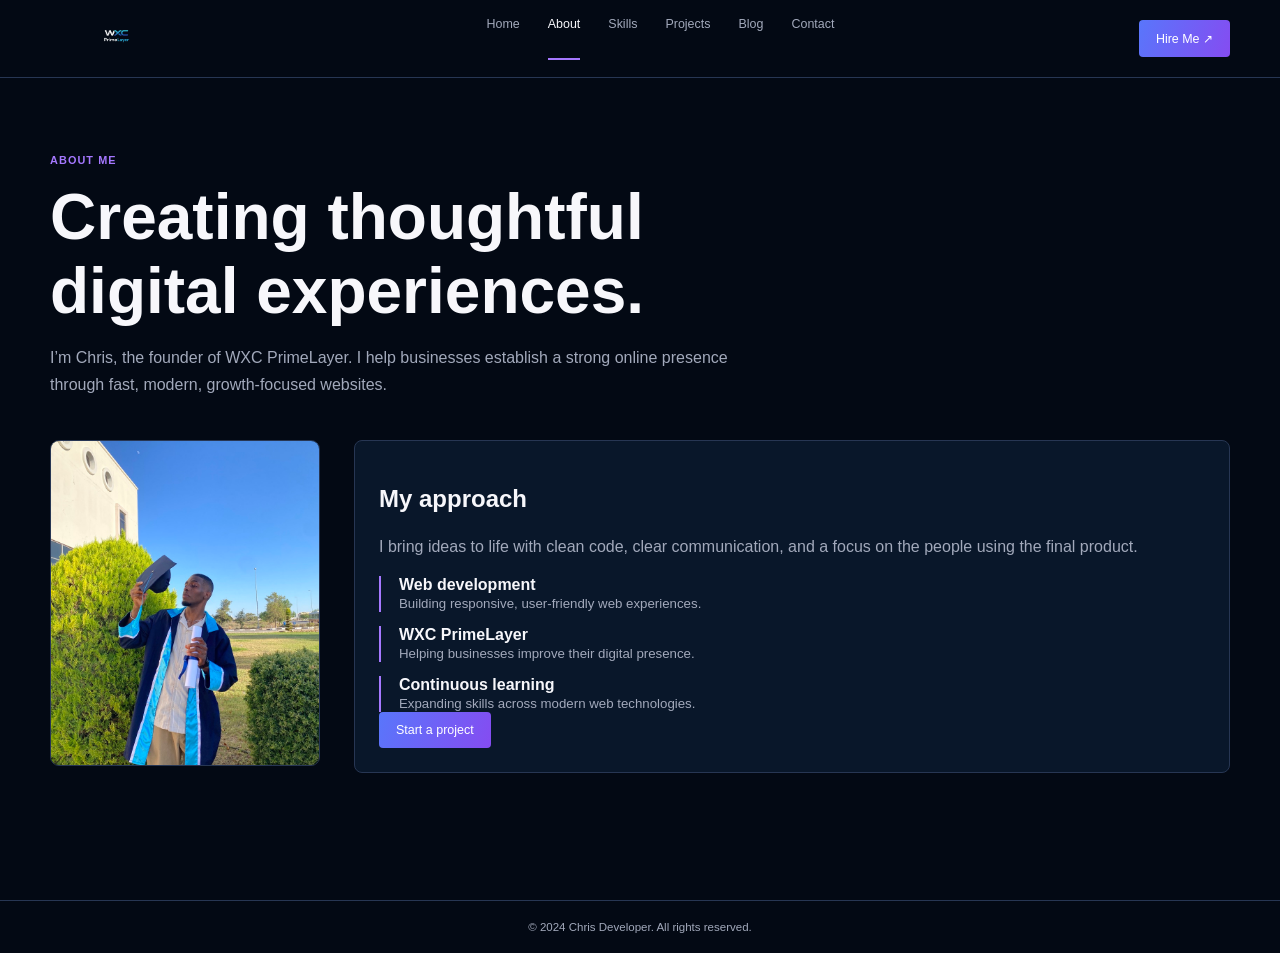
<file: my portfolio/about/about.html>
<!DOCTYPE html>
<html lang="en">
<head>
    <meta charset="UTF-8">
    <meta name="viewport" content="width=device-width, initial-scale=1.0">
    <title>About Chris | Portfolio</title>
    <link rel="stylesheet" href="https://cdnjs.cloudflare.com/ajax/libs/font-awesome/6.7.2/css/all.min.css">
    <link rel="stylesheet" href="about.css">
</head>
<body>
    <!-- STEP 1: Shared navigation links every portfolio -. -->
    <header class="site-header">
        <a href="../home/home.html">
            <img src="../images/logo.png" alt="Chris portfolio home"></a>
            <nav>
                <a href="../home/home.html">Home</a>
                <a class="active" href="about.html">About</a>
                <a href="../skills/skills.html">Skills</a>
                <a href="../projects/projects.html">Projects</a>
                <a href="../blogs/blogs.html">Blog</a>
                <a href="../contact/contact.html">Contact</a>
            </nav>
            <a class="page-button" href="../contact/contact.html">Hire Me ↗</a>
        </header>
    <main class="page-main">
        <section class="page-intro">
            <span class="kicker">ABOUT ME</span>
            <h1>Creating thoughtful digital experiences.</h1>
            <p>I’m Chris, the founder of WXC PrimeLayer. I help businesses 
                establish a strong online presence through fast, 
                modern, growth-focused websites.</p>
            </section>
        <section class="about-layout">
            <img class="about-photo" src="../images/mypicture.jpeg" alt="Chris, web developer">
            <div class="content-card">
                <h2>My approach</h2>
                <p>I bring ideas to life with clean code, clear communication, and a focus on the people using the final product.</p>
                <div class="timeline">
                    <div class="timeline-item">
                        <strong>Web development</strong>
                        <span>Building responsive, user-friendly web experiences.</span>
                    </div>
                    <div class="timeline-item">
                        <strong>WXC PrimeLayer</strong>
                        <span>Helping businesses improve their digital presence.</span>
                    </div>
                    <div class="timeline-item">
                        <strong>Continuous learning</strong>
                        <span>Expanding skills across modern web technologies.</span>
                    </div>
                </div>
                <a class="page-button" href="../contact/contact.html">Start a project</a></div></section>
    </main>
    <footer class="page-footer">© 2024 Chris Developer. All rights reserved.</footer>
</body>
</html>
</file>
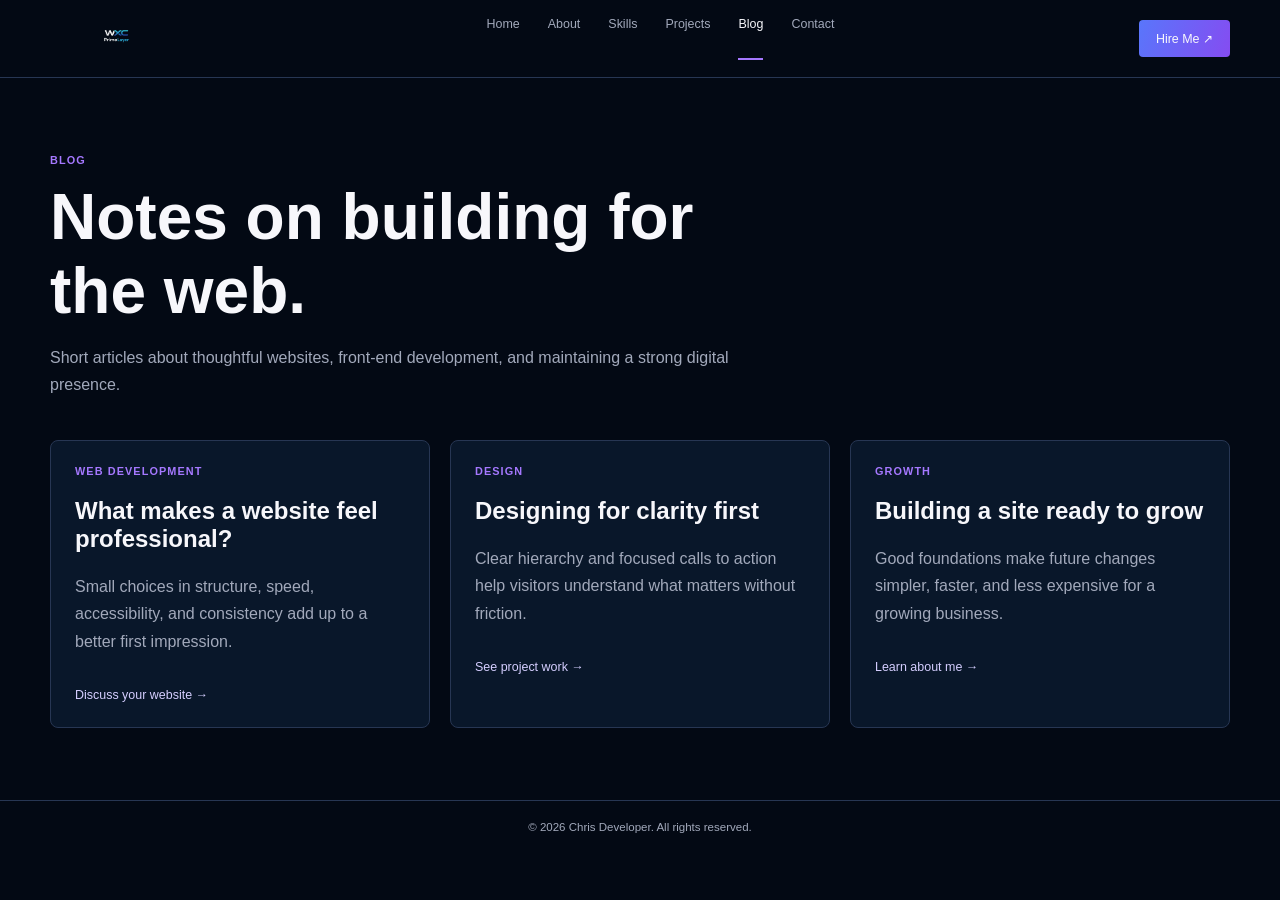
<file: my portfolio/blogs/blogs.html>
<!DOCTYPE html>
<html lang="en">
<head><meta charset="UTF-8"><meta name="viewport" content="width=device-width, initial-scale=1.0"><title>Blog | Portfolio</title><link rel="stylesheet" href="https://cdnjs.cloudflare.com/ajax/libs/font-awesome/6.7.2/css/all.min.css"><link rel="stylesheet" href="blogs.css"></head>
<body>
    <!-- STEP 1: Shared navigation links every portfolio page. -->
    <header class="site-header"><a href="../home/home.html"><img src="../images/logo.png" alt="Chris portfolio home"></a><nav><a href="../home/home.html">Home</a><a href="../about/about.html">About</a><a href="../skills/skills.html">Skills</a><a href="../projects/projects.html">Projects</a><a class="active" href="blogs.html">Blog</a><a href="../contact/contact.html">Contact</a></nav><a class="page-button" href="../contact/contact.html">Hire Me ↗</a></header>
    <main class="page-main"><section class="page-intro"><span class="kicker">BLOG</span><h1>Notes on building for the web.</h1><p>Short articles about thoughtful websites, front-end development, and maintaining a strong digital presence.</p></section><section class="content-grid">
        <article class="content-card"><span class="article-date">WEB DEVELOPMENT</span><h2>What makes a website feel professional?</h2><p>Small choices in structure, speed, accessibility, and consistency add up to a better first impression.</p><a class="article-link" href="../contact/contact.html">Discuss your website →</a></article>
        <article class="content-card"><span class="article-date">DESIGN</span><h2>Designing for clarity first</h2><p>Clear hierarchy and focused calls to action help visitors understand what matters without friction.</p><a class="article-link" href="../projects/projects.html">See project work →</a></article>
        <article class="content-card"><span class="article-date">GROWTH</span><h2>Building a site ready to grow</h2><p>Good foundations make future changes simpler, faster, and less expensive for a growing business.</p><a class="article-link" href="../about/about.html">Learn about me →</a></article>
    </section></main><footer class="page-footer">© 2026 Chris Developer. All rights reserved.</footer>
</body></html>
</file>
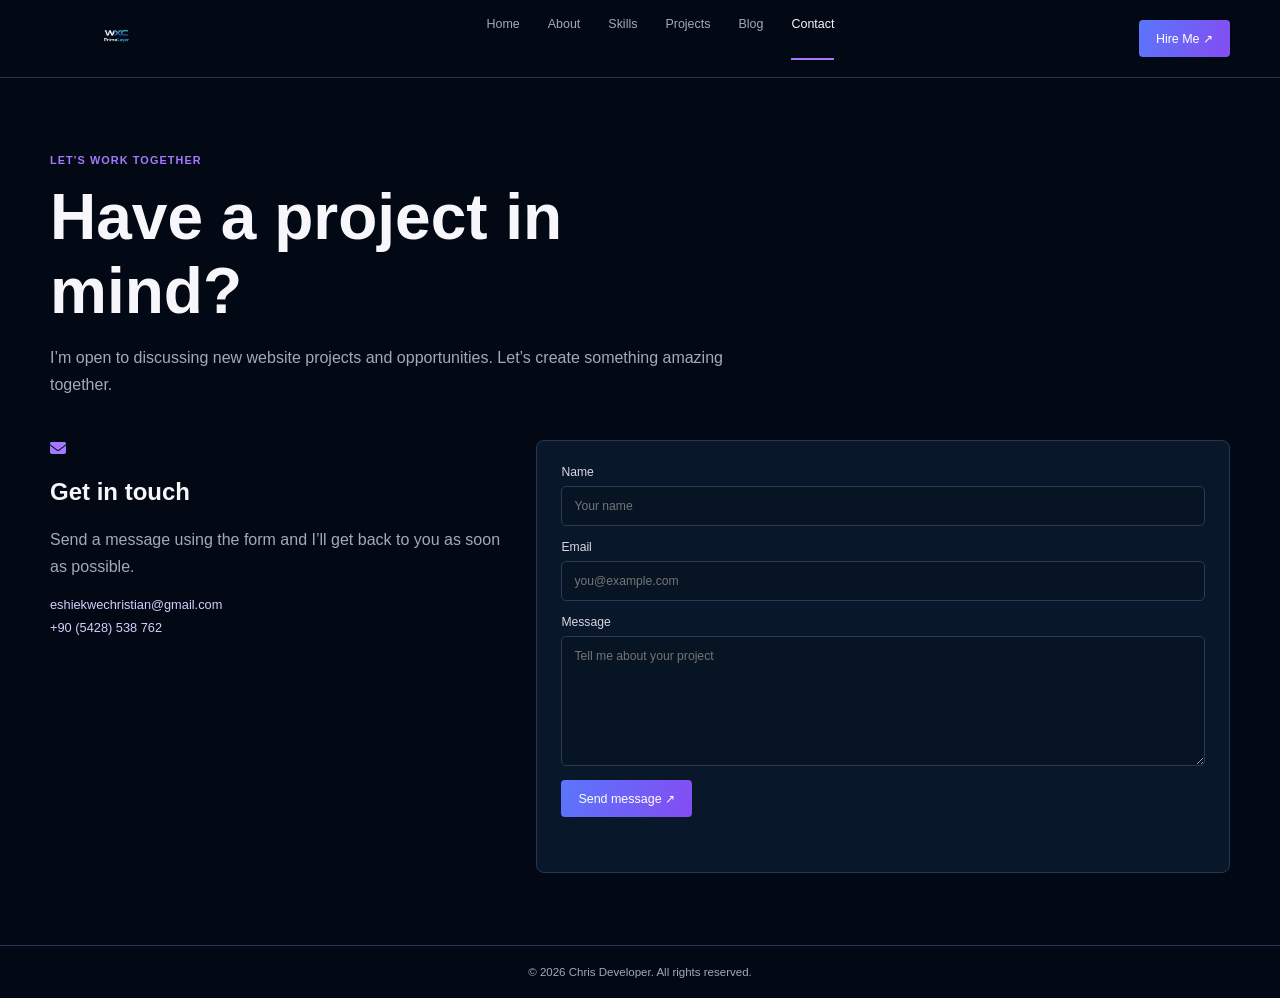
<file: my portfolio/contact/contact.html>
<!DOCTYPE html>
<html lang="en">
<head><meta charset="UTF-8"><meta name="viewport" content="width=device-width, initial-scale=1.0"><title>Contact | Portfolio</title><link rel="stylesheet" href="https://cdnjs.cloudflare.com/ajax/libs/font-awesome/6.7.2/css/all.min.css"><link rel="stylesheet" href="contact.css"><script src="contact.js" defer></script></head>
<body>
    <!-- STEP 1: Shared navigation links every portfolio page. -->
    <header class="site-header">
        <a href="../home/home.html">
            <img src="../images/logo.png" alt="Chris portfolio home">
        </a>
        <nav>
            <a href="../home/home.html">Home</a>
            <a href="../about/about.html">About</a>
            <a href="../skills/skills.html">Skills</a>
            <a href="../projects/projects.html">Projects</a>
            <a href="../blogs/blogs.html">Blog</a>
            <a class="active" href="contact.html">Contact</a>
        </nav>
        <a class="page-button" href="contact.html">Hire Me ↗</a>
    </header>
<main class="page-main">
    <section class="page-intro">
        <span class="kicker">
            LET'S WORK TOGETHER</span>
            <h1>Have a project in mind?</h1>
            <p>I’m open to discussing new website projects and opportunities. Let’s create something amazing together.</p>
        </section>
        <section class="contact-layout">
            <article class="content-card">
                <span class="card-icon">
                    <i class="fa-solid fa-envelope"></i>
                </span>
                <h2>Get in touch</h2>
                <p>Send a message using the form and I’ll get back to you as soon as possible.</p>
                <div class="tag-list">
                    <a class="tag" href="mailto:eshiekwechristian@gmail.com">eshiekwechristian@gmail.com</a>
                    <a class="tag" href="tel:+905428538762">+90 (5428) 538 762</a>
                </div>
            </article>
           
            <form id="contactForm"
             action="https://formspree.io/f/xeajdael"
            method="POST"
 >
                <label>Name<input type="text" name="name" autocomplete="name" placeholder="Your name" required>
                </label>
                <label>Email<input type="email" name="email" autocomplete="email" placeholder="you@example.com" required></label>
                <label >Message<textarea name="message" placeholder="Tell me about your project" required></textarea></label>
                <button class="page-button" type="submit">Send message ↗</button>
                <p class="form-status" id="form-status" aria-live="polite"></p>
            </form>
           
        </section>
    </main>
    <footer class="page-footer">© 2026 Chris Developer. All rights reserved.</footer>
</body></html>
</file>
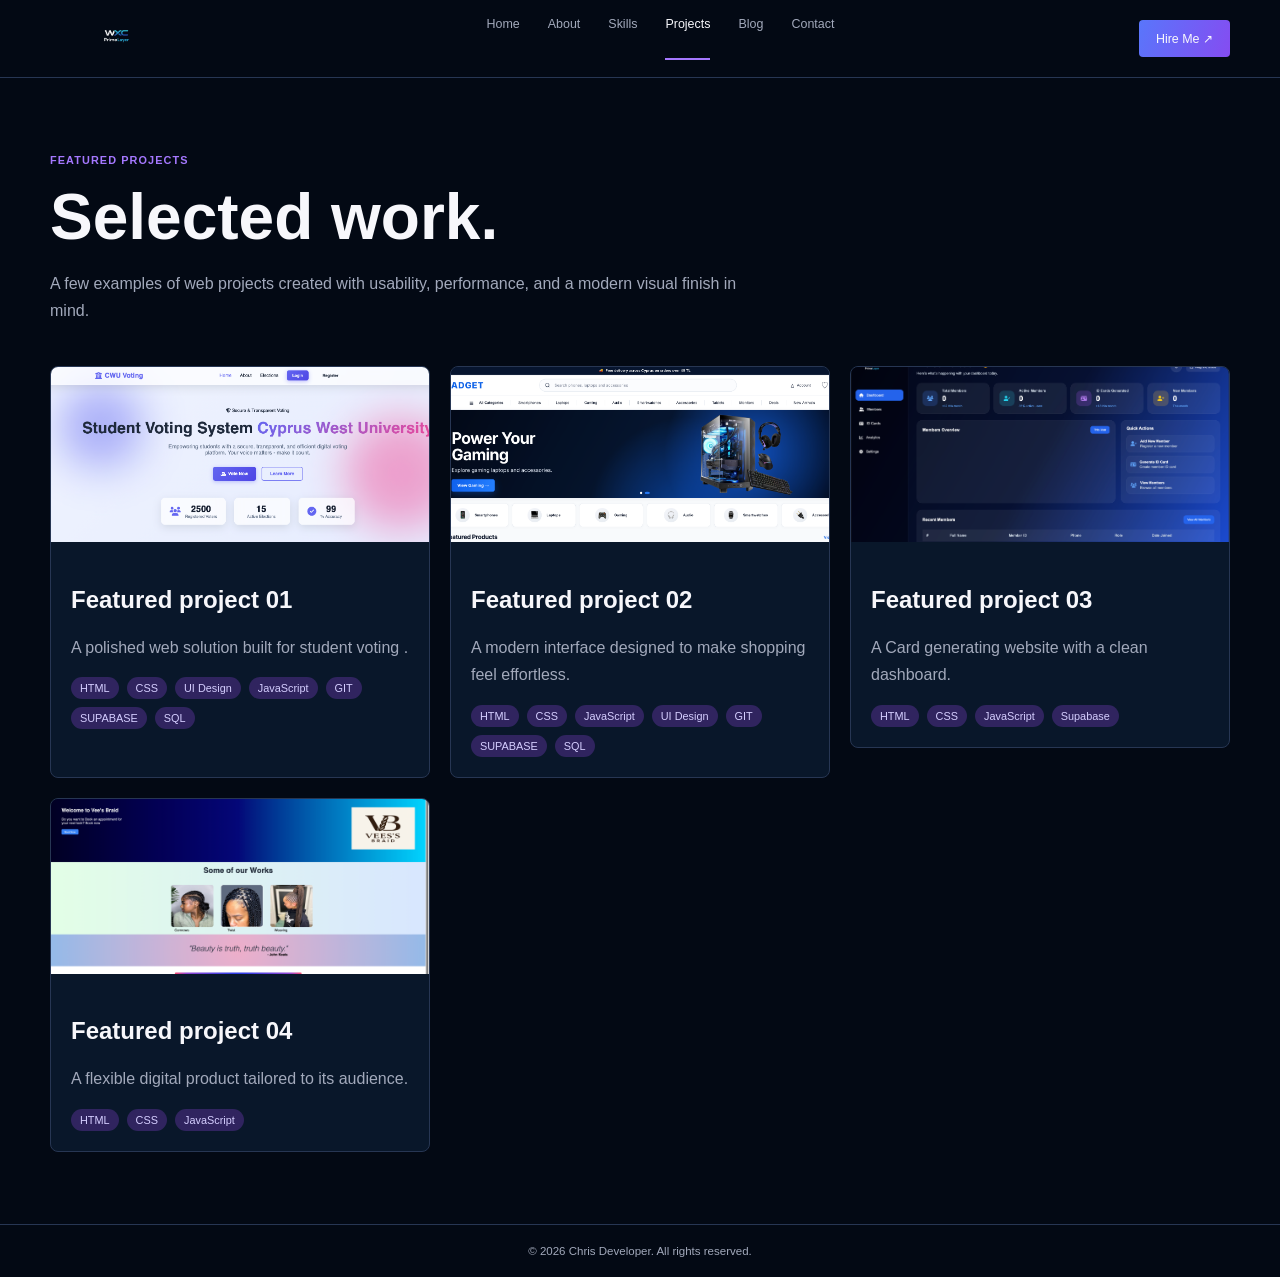
<file: my portfolio/projects/projects.html>
<!DOCTYPE html>
<html lang="en">
<head><meta charset="UTF-8"><meta name="viewport" content="width=device-width, initial-scale=1.0"><title>Projects | Portfolio</title><link rel="stylesheet" href="https://cdnjs.cloudflare.com/ajax/libs/font-awesome/6.7.2/css/all.min.css"><link rel="stylesheet" href="projects.css"></head>
<body>
    <!-- STEP 1: Shared navigation links every portfolio page. -->
    <header class="site-header">
        <a href="../home/home.html">
            <img src="../images/logo.png" alt="Chris portfolio home">
        </a>
        <nav>
            <a href="../home/home.html">Home</a>
            <a href="../about/about.html">About</a>
            <a href="../skills/skills.html">Skills</a>
            <a class="active" href="projects.html">Projects</a>
            <a href="../blogs/blogs.html">Blog</a>
            <a href="../contact/contact.html">Contact</a>
        </nav>
        <a class="page-button" href="../contact/contact.html">Hire Me ↗</a>
    </header>
    <main class="page-main">
        <section class="page-intro">
            <span class="kicker">FEATURED PROJECTS</span>
            <h1>Selected work.</h1>
            <p>A few examples of web projects created with usability, performance, and a modern visual finish in mind.</p>
        </section>
        <section class="content-grid">
        <article class="content-card project-card">
            <img src="../images/1stproject.png" alt="First featured project">
            <div>
                
                <h2>Featured project 01</h2>
                <p>A polished web solution built for student voting .</p>
                <div class="tag-list">
                    <span class="tag">HTML</span>
                    <span class="tag">CSS</span>
                    <span class="tag">UI Design</span>
                    <span class="tag">JavaScript</span>
                    <span class="tag">GIT</span>
                    <span class="tag">SUPABASE</span>
                    <span class="tag">SQL</span>
                </div>
            </div>
        </article>
        <a class="project-link" href="https://wxcgadget.netlify.app/wxchtml/home">
        <article class="content-card project-card">
            <img src="../images/2ndproject.png" alt="Second featured project"><div>
                <h2>Featured project 02</h2>
                <p>A modern interface designed to make shopping feel effortless.</p>
                <div class="tag-list">
                       <span class="tag">HTML</span>
                    <span class="tag">CSS</span>
                    <span class="tag">JavaScript</span>
                    <span class="tag">UI Design</span>
                    <span class="tag">GIT</span>
                    <span class="tag">SUPABASE</span>
                    <span class="tag">SQL</span>
                </div>
            </div>
        </article></a>
        <a class="project-link" href="https://wxc-prime.netlify.app/loginpage.html">
        <article class="content-card project-card">
            <img src="../images/3rdproject.png" alt="Third featured project">
            <div>
                <h2>Featured project 03</h2>
                <p>A Card generating website with a clean dashboard.</p>
                <div class="tag-list">
                      <span class="tag">HTML</span>
                    <span class="tag">CSS</span>
                      <span class="tag">JavaScript</span>
                        <span class="tag">Supabase</span>
                </div>
            </div>
        </article>
        </a>
        <a class="project-link" href="https://christwurd.github.io/Hairwebsite/">
        <article class="content-card project-card">
            <img src="../images/4thproject.png" alt="Fourth featured project">
            <div>
                <h2>Featured project 04</h2>
                <p>A flexible digital product tailored to its audience.</p>
                <div class="tag-list">
                      <span class="tag">HTML</span>
                    <span class="tag">CSS</span>
                    <span class="tag">JavaScript</span>
                </div>
            </div>
        </article></a>

    </section>
</main>
<footer class="page-footer">© 2026 Chris Developer. All rights reserved.</footer>
</body>
</html>
</file>
<file: my portfolio/about/about.css>
/* STEP 1: Standalone About page theme. */
:root { --page: #030914;
     --panel: #09172a;
      --line: #273653;
       --text: #f7f7fb;
        --muted: #a2a9bb;
         --accent: #a578ff;
          --max: 1180px; }
* { box-sizing: border-box; }
body { 
    margin: 0;
     color: var(--text);
      font-family: Arial, sans-serif;
       background: var(--page); }
a { color: inherit;
     text-decoration: none; }
.site-header, .page-main {
     padding-inline: max(24px, calc((100% - var(--max)) / 2)); }
.site-header {
     min-height: 78px;
      display: flex;
       align-items: center;
        justify-content: space-between;
         gap: 28px;
          border-bottom: 1px solid var(--line); }
.site-header img {
     width: 132px;
      max-height: 38px;
       object-fit: contain;
     }
.site-header nav { display: flex; gap: 28px; }
.site-header nav a {
     font-size: .78rem;
      color: var(--muted); }
.site-header nav .active {
     color: var(--text);
      border-bottom: 2px solid var(--accent);
       padding-bottom: 27px; }
.page-button {
     display: inline-flex;
      padding: 11px 17px;
       border-radius: 4px;
        color: #fff;
         font-size: .78rem;
          background: linear-gradient(110deg, #5976fb, #854cf1); }
.page-main {
     min-height: calc(100vh - 78px);
      padding-block: 72px; }
.page-intro {
     max-width: 690px;
      margin-bottom: 42px; }
.kicker {
     color: var(--accent);
      font-size: .68rem;
       font-weight: 700;
        letter-spacing: .1em; }
h1 { 
    margin: 12px 0;
     font-size: clamp(2.2rem, 5vw, 4rem);
     } 
     p {
         color: var(--muted);
          line-height: 1.7; }
.content-card {
     padding: 24px;
      border: 1px solid var(--line);
       border-radius: 8px;
        background: var(--panel); }
.about-layout {
     display: grid;
      grid-template-columns: 270px 1fr;
       gap: 34px;
        align-items: start; }
.about-photo { 
    width: 100%;
     aspect-ratio: .83;
      object-fit: cover;
       border: 1px solid var(--line);
        border-radius: 9px; }
.timeline {
     display: grid;
      gap: 14px;
     }
     .timeline-item {
         padding-left: 18px;
          border-left: 2px solid var(--accent);
         }
         .timeline-item strong {
             display: block; }
             .timeline-item span {
                 color: var(--muted);
                  font-size: .83rem; }
.page-footer { 
    padding: 20px;
     border-top: 1px solid var(--line);
      color: var(--muted);
       text-align: center;
        font-size: .72rem; }
@media (max-width: 820px) { 
    .site-header {
         flex-wrap: wrap;
          padding-block: 12px;
         }
         .site-header nav {
             order: 3; 
             width: 100%;
              overflow-x: auto; }
              .site-header nav .active { 
                padding-bottom: 8px; }
                .about-layout {
                     grid-template-columns: 1fr; }
                     .about-photo {
                         width: min(270px, 100%);
                         } }
</file>
<file: my portfolio/blogs/blogs.css>
/* STEP 1: Standalone Blog page stylesheet. */
:root { --page:#030914; --panel:#09172a; --line:#273653; --text:#f7f7fb; --muted:#a2a9bb; --accent:#a578ff; --max:1180px; } * { box-sizing:border-box; } body { margin:0; color:var(--text); font-family:Arial,sans-serif; background:var(--page); } a { color:inherit; text-decoration:none; }.site-header,.page-main { padding-inline:max(24px,calc((100% - var(--max))/2)); }.site-header { min-height:78px; display:flex; align-items:center; justify-content:space-between; gap:28px; border-bottom:1px solid var(--line); }.site-header img { width:132px; max-height:38px; object-fit:contain; }.site-header nav { display:flex; gap:28px; }.site-header nav a { color:var(--muted); font-size:.78rem; }.site-header nav .active { color:var(--text); border-bottom:2px solid var(--accent); padding-bottom:27px; }.page-button { display:inline-flex; padding:11px 17px; border-radius:4px; background:linear-gradient(110deg,#5976fb,#854cf1); font-size:.78rem; }.page-main { padding-block:72px; }.page-intro { max-width:690px; margin-bottom:42px; }.kicker,.article-date { color:var(--accent); font-size:.68rem; font-weight:700; letter-spacing:.1em; } h1 { margin:12px 0; font-size:clamp(2.2rem,5vw,4rem); } p { color:var(--muted); line-height:1.7; }.content-grid { display:grid; grid-template-columns:repeat(3,1fr); gap:20px; }.content-card { padding:24px; border:1px solid var(--line); border-radius:8px; background:var(--panel); }.article-date { display:block; margin-bottom:10px; }.article-link { display:inline-block; margin-top:17px; color:#d5ceff; font-size:.78rem; }.page-footer { padding:20px; border-top:1px solid var(--line); color:var(--muted); text-align:center; font-size:.72rem; } @media (max-width:820px) { .site-header { flex-wrap:wrap; padding-block:12px; }.site-header nav { order:3; width:100%; overflow-x:auto; }.site-header nav .active { padding-bottom:8px; }.content-grid { grid-template-columns:1fr; } }
</file>
<file: my portfolio/contact/contact.css>
/* STEP 1: Standalone Contact page stylesheet. */
:root { --page:#030914; --panel:#09172a; --line:#273653; --text:#f7f7fb; --muted:#a2a9bb; --accent:#a578ff; --max:1180px; } 
* { box-sizing:border-box; }
 body { margin:0; color:var(--text); font-family:Arial,sans-serif; background:var(--page); }
  a { color:inherit; text-decoration:none; }
  .site-header,.page-main { padding-inline:max(24px,calc((100% - var(--max))/2)); }
  .site-header { min-height:78px; 
    display:flex;
     align-items:center;
      justify-content:space-between;
       gap:28px; 
       border-bottom:1px solid var(--line); 
    }
    .site-header img {
         width:132px;
          max-height:38px;
           object-fit:contain;
         }
         .site-header nav {
             display:flex;
              gap:28px;
             }
             .site-header nav a { 
                color:var(--muted);
                 font-size:.78rem; 
                }
                .site-header nav .active {
                     color:var(--text);
                      border-bottom:2px solid var(--accent);
                       padding-bottom:27px;
                     }
                     .page-button {
                         display:inline-flex;
                          padding:11px 17px;
                           border-radius:4px;
                            border:0;
                             color:#fff;
                              background:linear-gradient(110deg,#5976fb,#854cf1);
                               font-size:.78rem;
                             }
                             .page-main {
                                 padding-block:72px; 
                                }
                                .page-intro {
                                     max-width:690px;
                                      margin-bottom:42px; 
                                    }
                                    .kicker {
                                         color:var(--accent);
                                          font-size:.68rem;
                                           font-weight:700;
                                            letter-spacing:.1em;
                                         }
                                          h1 { 
                                            margin:12px 0;
                                             font-size:clamp(2.2rem,5vw,4rem);
                                             }
                                              p {
                                                 color:var(--muted);
                                                  line-height:1.7;
                                                 }
                                                 form {
                                                     padding:24px; border:1px solid var(--line);
                                                      border-radius:8px; background:var(--panel); }.card-icon { color:var(--accent); }.tag-list { display:grid; gap:8px; margin-top:16px; }.tag { color:#d5ceff; font-size:.8rem; }.page-footer { padding:20px; border-top:1px solid var(--line); color:var(--muted); text-align:center; font-size:.72rem; }

/* STEP 2: Style the contact form controls. */
.contact-layout { display: grid; grid-template-columns: .8fr 1.2fr; gap: 24px; }
form { display: grid; gap: 14px; }
form label { display: grid; gap: 7px; color: #d7d9e3; font-size: .76rem; }
form input, form textarea { width: 100%; padding: 12px; border: 1px solid #2c3a55; border-radius: 5px; outline: 0; color: var(--text); font: inherit; background: #071424; }
form input:focus, form textarea:focus { border-color: var(--purple-light); }
form textarea { min-height: 130px; resize: vertical; }
form button { justify-self: start; border: 0; cursor: pointer; }
.form-status { min-height: 1.3em; margin: 0; font-size: .78rem; }
.form-status.is-success { color: #72e6ae; }
.form-status.is-error { color: #ff9898; }
@media (max-width:820px) { 
    .site-header {
         flex-wrap:wrap;
          padding-block:12px; }
          .site-header nav {
             order:3;
              width:100%;
               overflow-x:auto;
             }
             .site-header nav .active {
                 padding-bottom:8px; }
                 .contact-layout { grid-template-columns:1fr; } }
</file>
<file: my portfolio/projects/projects.css>
/* STEP 1: Standalone Projects page stylesheet. */
:root { 
    --page:#030914;
     --panel:#09172a;
      --line:#273653;
       --text:#f7f7fb;
        --muted:#a2a9bb;
         --accent:#a578ff;
          --max:1180px;
         }
          * { box-sizing:border-box; }
           body {
             margin:0;
              color:var(--text);
               font-family:Arial,sans-serif;
                background:var(--page);
             }
         a { color:inherit; text-decoration:none; }
         .site-header,.page-main {
             padding-inline:max(24px,calc((100% - var(--max))/2));
             }
             .site-header {
                 min-height:78px;
                  display:flex;
                   align-items:center;
                    justify-content:space-between;
                     gap:28px;
                      border-bottom:1px solid var(--line);
                     }
                     .site-header img {
                         width:132px;
                          max-height:38px;
                           object-fit:contain;
                         }
                         .site-header nav {
                             display:flex;
                              gap:28px;
                             }
                             .site-header nav a {
                                 color:var(--muted);
                                  font-size:.78rem; }
                                  .site-header nav .active {
                                     color:var(--text);
                                      border-bottom:2px solid var(--accent); 
                                      padding-bottom:27px; 
                                    }
                                    .page-button {
                                         display:inline-flex;
                                          padding:11px 17px;
                                           border-radius:4px;
                                            background:linear-gradient(110deg,#5976fb,#854cf1);
                                             font-size:.78rem; 
                                            }
                                        .page-main { 
                                        padding-block:72px; }
                                        .page-intro {
                                             max-width:690px;
                                              margin-bottom:42px; }
                                         .kicker { color:var(--accent); font-size:.68rem; font-weight:700; letter-spacing:.1em; } h1 { margin:12px 0; font-size:clamp(2.2rem,5vw,4rem); } p { color:var(--muted); line-height:1.7; }.content-grid { display:grid; grid-template-columns:repeat(3,1fr); gap:20px; }.content-card { border:1px solid var(--line); border-radius:8px; background:var(--panel); }.project-card { overflow:hidden; }.project-card img { width:100%; height:175px; object-fit:cover; }.project-card > div { padding:20px; }.tag-list { display:flex; gap:8px; flex-wrap:wrap; }.tag { padding:5px 9px; border-radius:99px; color:#d5ceff; font-size:.68rem; background:#30245f; }.page-footer { padding:20px; border-top:1px solid var(--line); color:var(--muted); text-align:center; font-size:.72rem; } @media (max-width:820px) { .site-header { flex-wrap:wrap; padding-block:12px; }.site-header nav { order:3; width:100%; overflow-x:auto; }.site-header nav .active { padding-bottom:8px; }.content-grid { grid-template-columns:repeat(2,1fr); } } @media (max-width:570px) { .content-grid { grid-template-columns:1fr; } }


     .project-link {
    display: block;
    color: inherit;
    text-decoration: none;
    border-radius: 12px;

    transition:
        transform 0.35s ease,
        filter 0.35s ease;
}

.project-link .project-card {
    position: relative;

    transition:
        border-color 0.35s ease,
        box-shadow 0.35s ease,
        background 0.35s ease;
}

.project-link .project-card img {
    transition:
        transform 0.5s ease,
        filter 0.5s ease;
}

.project-link:hover {
    transform: translateY(-6px);

    filter:
        drop-shadow(0 0 8px rgba(120, 72, 238, 0.45))
        drop-shadow(0 0 22px rgba(165, 120, 255, 0.25));
}

.project-link:hover .project-card {
    border-color: #8b68ff;

    box-shadow:
        0 0 0 1px rgba(165, 120, 255, 0.15),
        0 0 18px rgba(120, 72, 238, 0.25),
        0 0 45px rgba(120, 72, 238, 0.12);
}

.project-link:hover .project-card img {
    transform: scale(1.03);
    filter: brightness(1.08) saturate(1.1);
}

@media (max-width: 820px) {
    .project-link:hover {
        transform: none;
    }

    .project-link:hover .project-card img {
        transform: none;
    }
}
</file>
